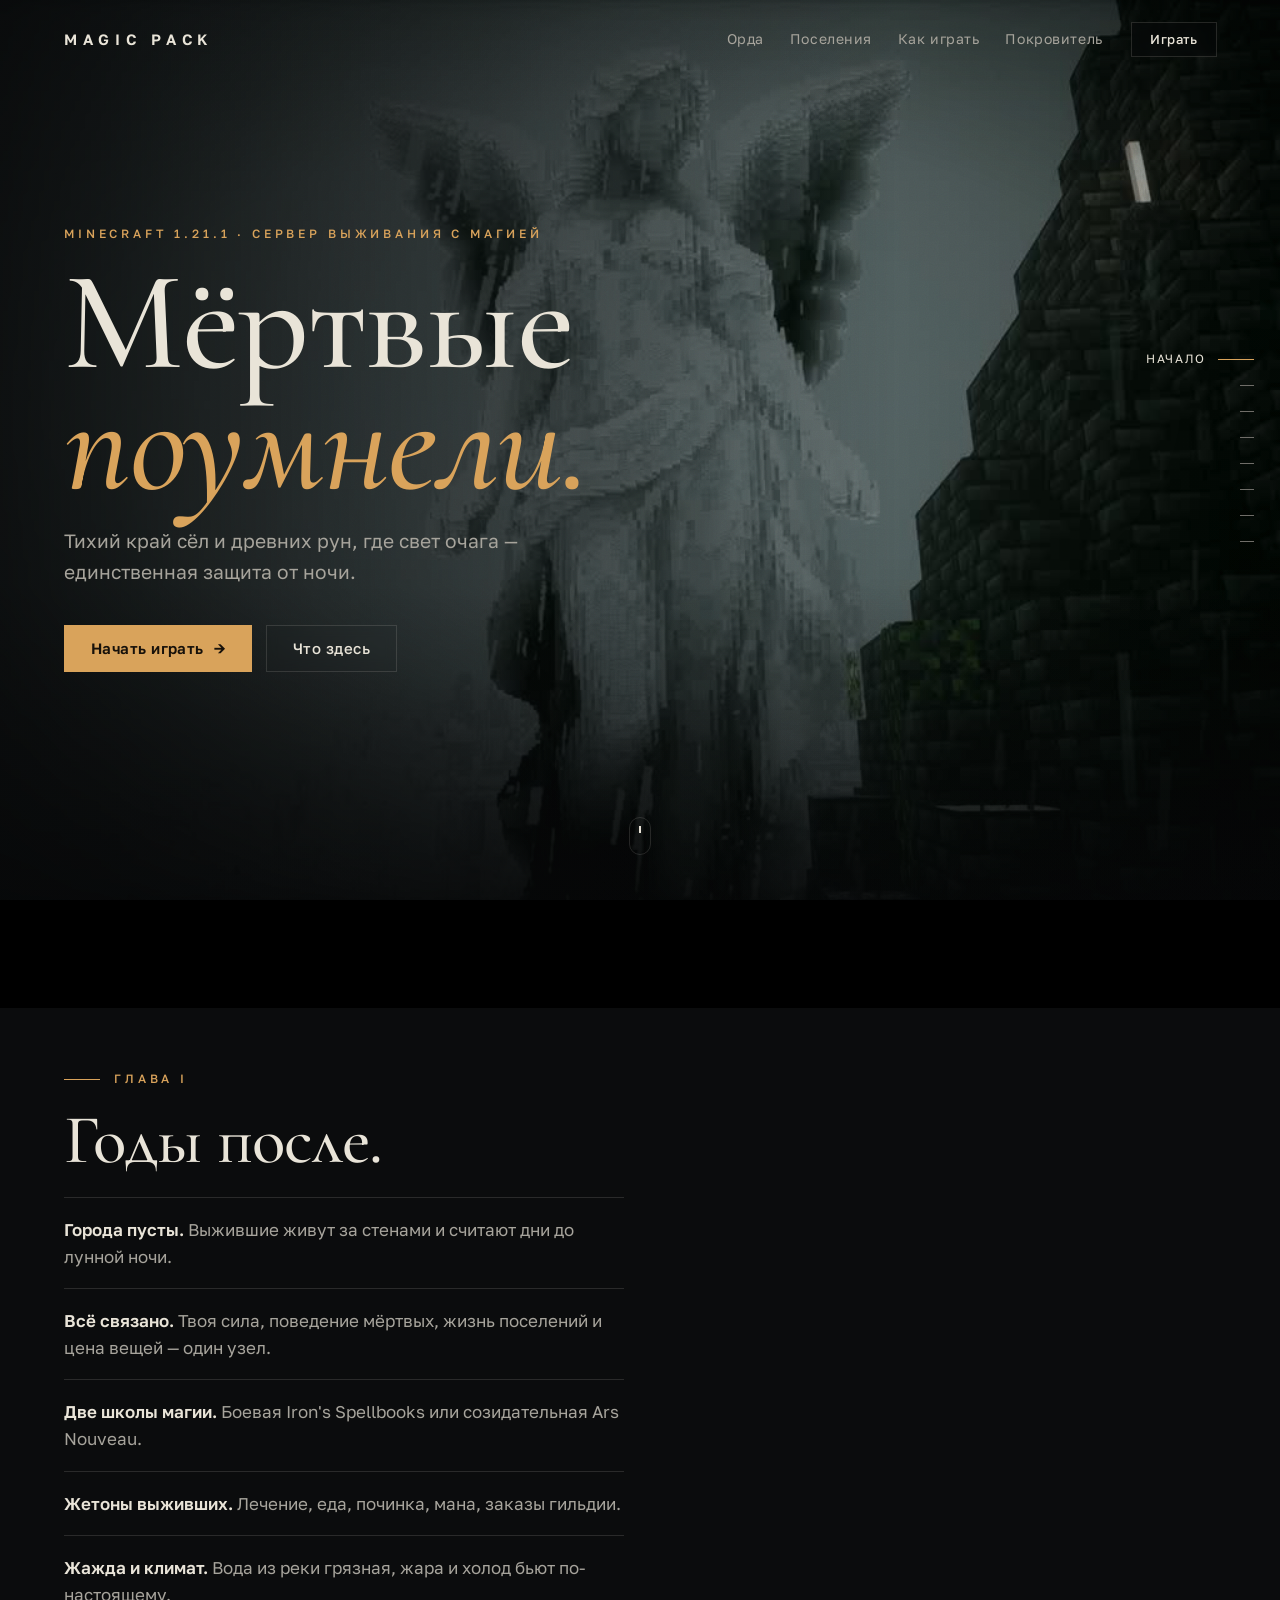
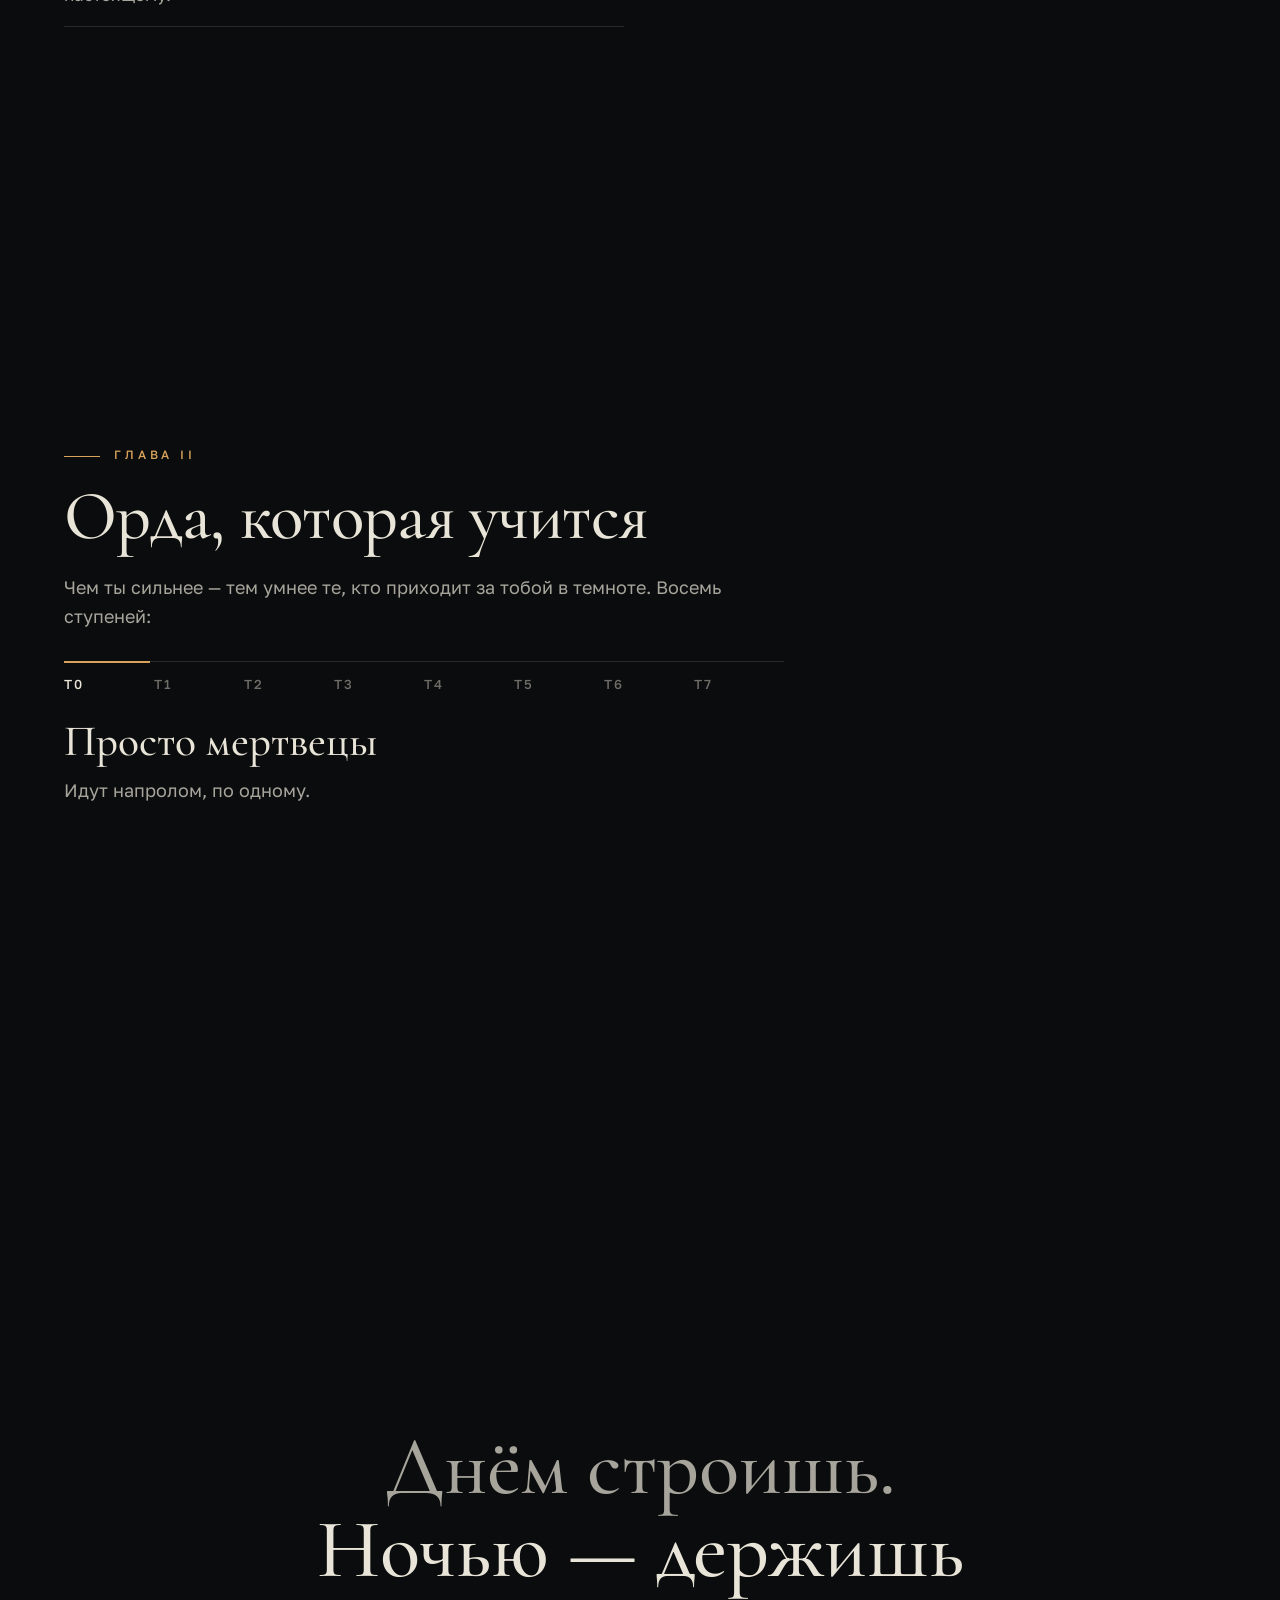
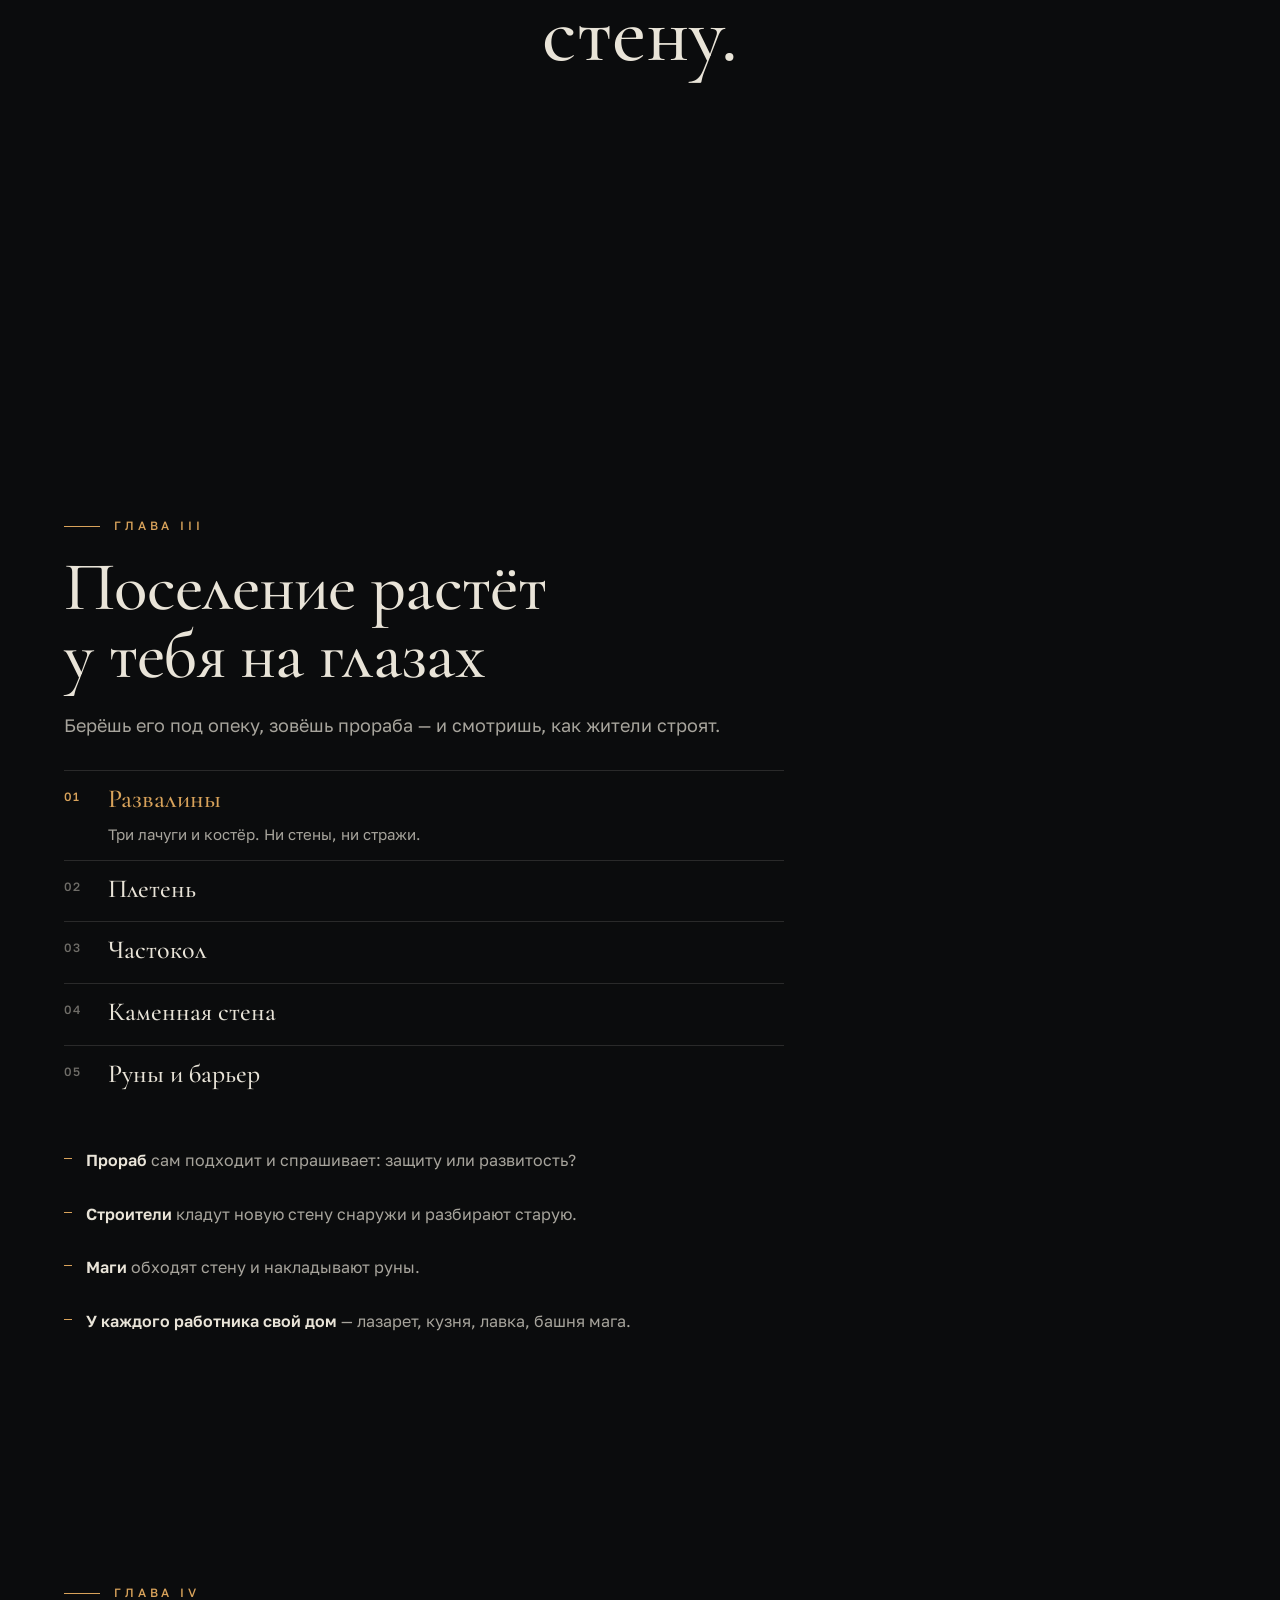
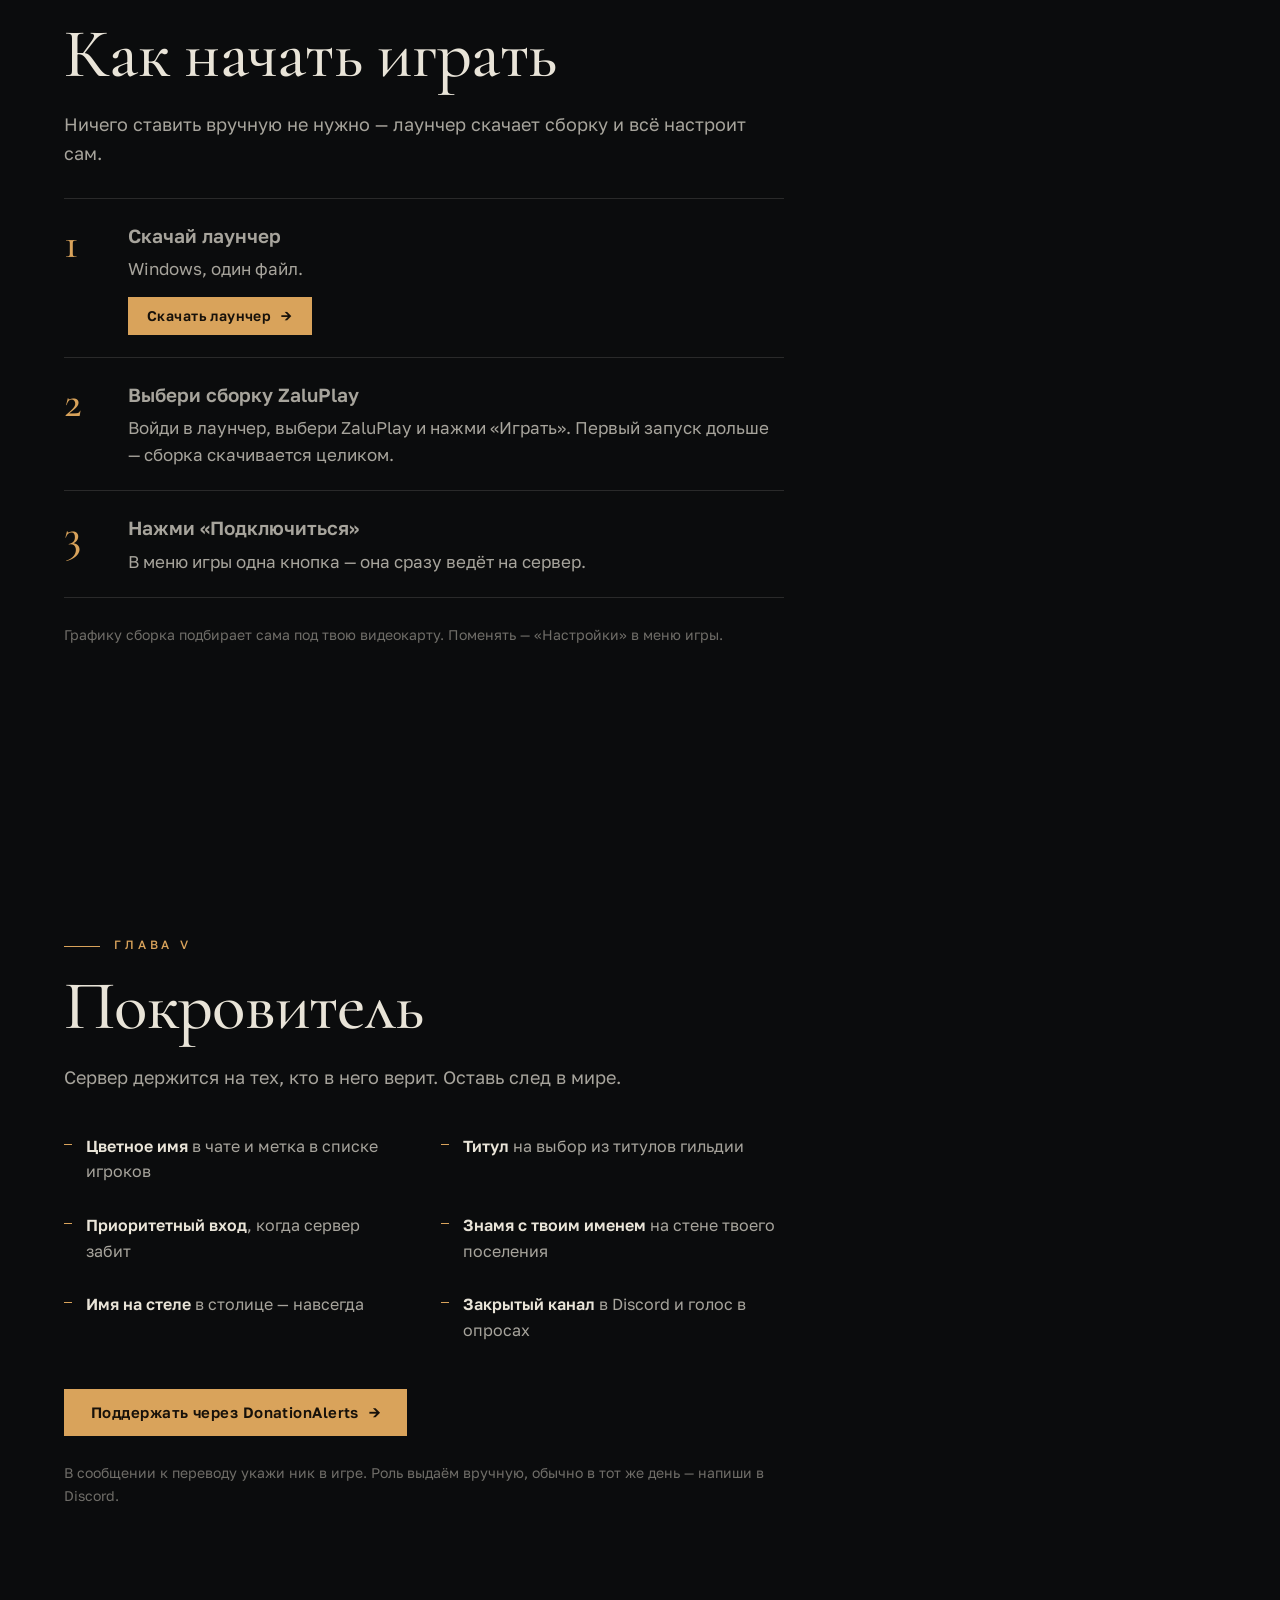
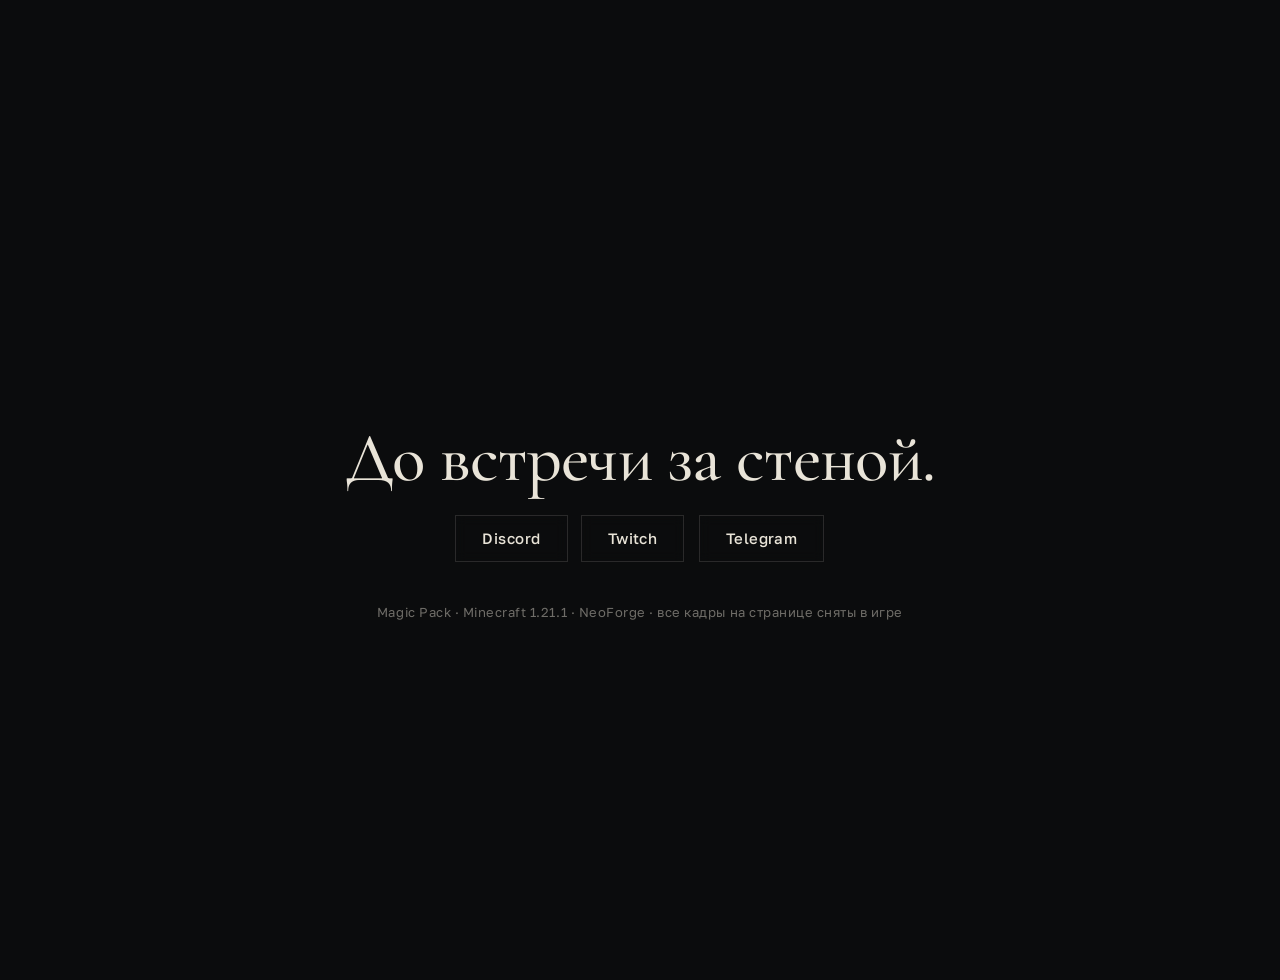
<file: index.html>
<!doctype html>
<html lang="ru">
<head>
<meta charset="utf-8">
<meta name="viewport" content="width=device-width, initial-scale=1, viewport-fit=cover">
<title>Magic Pack</title>
<meta name="description" content="Мрачный сервер выживания с магией на Minecraft 1.21.1. Мёртвые учатся, поселения растут на глазах, свет очага — единственная защита от ночи.">
<meta property="og:title" content="Magic Pack — сервер выживания 1.21.1">
<meta property="og:description" content="Мёртвые поумнели. Живые держатся за стенами.">
<meta property="og:type" content="website">
<meta property="og:url" content="https://golsik-web.github.io/magicpack/">
<meta property="og:image" content="https://golsik-web.github.io/magicpack/og.jpg">
<meta property="og:image:width" content="1200">
<meta property="og:image:height" content="630">
<meta name="twitter:card" content="summary_large_image">
<meta name="theme-color" content="#0b0c0d">
<link rel="icon" href="data:image/svg+xml,<svg xmlns='http://www.w3.org/2000/svg' viewBox='0 0 32 32'><rect width='32' height='32' fill='%230b0c0d'/><path d='M16 4v24M9 11l7 7 7-7' stroke='%23d9a35b' stroke-width='3' fill='none'/></svg>">
<link rel="preconnect" href="https://fonts.googleapis.com">
<link rel="preconnect" href="https://fonts.gstatic.com" crossorigin>
<link href="https://fonts.googleapis.com/css2?family=Cormorant+Garamond:ital,wght@0,500;0,600;1,500&family=Golos+Text:wght@400;500;600&display=swap" rel="stylesheet">
<link rel="preload" as="image" href="v/statue.jpg">
<link rel="stylesheet" href="css/site.css?v=20">
</head>
<body>
<!-- Фон — настоящие кадры из игры (Minecraft с шейдерами), отрендеренные заранее: страница ничего не считает сама. -->
<div class="stage" aria-hidden="true">
  <video class="layer" muted playsinline preload="none"></video>
  <video class="layer" muted playsinline preload="none"></video>
  <div class="shade"></div>
  <div class="grain"></div>
</div>
<div class="bars" aria-hidden="true"><i></i><i></i></div>

<header class="top">
  <a class="brand" href="#hero">MAGIC&nbsp;PACK</a>
  <nav class="links">
    <a href="#orda">Орда</a>
    <a href="#posel">Поселения</a>
    <a href="#start">Как играть</a>
    <a href="#donat">Покровитель</a>
  </nav>
  <a class="btn tiny" href="#start">Играть</a>
</header>

<nav class="pager" aria-label="Разделы"></nav>

<main>
  <section id="hero" data-clip="statue" data-name="Начало" class="hero">
    <div class="copy">
      <p class="kicker reveal">Minecraft 1.21.1 · сервер выживания с магией</p>
      <h1 class="reveal">Мёртвые<br><em>поумнели.</em></h1>
      <p class="lead reveal">Тихий край сёл и древних рун, где свет очага — единственная защита от ночи.</p>
      <div class="cta reveal">
        <a class="btn main" href="#start">Начать играть</a>
        <a class="btn ghost" href="#mir">Что здесь</a>
      </div>
    </div>
    <a class="down" href="#mir" aria-label="Дальше"><span></span></a>
  </section>

  <section id="mir" data-clip="wall" data-name="Мир">
    <div class="copy">
      <p class="chap reveal">Глава I</p>
      <h2 class="reveal">Годы после.</h2>
      <ul class="beats">
        <li class="reveal"><b>Города пусты.</b> Выжившие живут за стенами и считают дни до лунной ночи.</li>
        <li class="reveal"><b>Всё связано.</b> Твоя сила, поведение мёртвых, жизнь поселений и цена вещей — один узел.</li>
        <li class="reveal"><b>Две школы магии.</b> Боевая Iron's Spellbooks или созидательная Ars Nouveau.</li>
        <li class="reveal"><b>Жетоны выживших.</b> Лечение, еда, починка, мана, заказы гильдии.</li>
        <li class="reveal"><b>Жажда и климат.</b> Вода из реки грязная, жара и холод бьют по-настоящему.</li>
      </ul>
    </div>
  </section>

  <section id="orda" data-clip="forest" data-name="Орда">
    <div class="copy wide">
      <p class="chap reveal">Глава II</p>
      <h2 class="reveal">Орда, которая учится</h2>
      <p class="sub reveal">Чем ты сильнее — тем умнее те, кто приходит за тобой в темноте. Восемь ступеней:</p>
      <div class="tiers reveal" role="tablist" id="tiers"></div>
      <div class="tierbody" id="tierbody" aria-live="polite"></div>
    </div>
  </section>

  <section id="noch" data-clip="wallnight" data-name="Ночь" class="quote">
    <div class="copy center">
      <p class="big reveal">Днём строишь.<br>Ночью — держишь стену.</p>
    </div>
  </section>

  <section id="posel" data-clip="camp" data-name="Поселения">
    <div class="copy wide">
      <p class="chap reveal">Глава III</p>
      <h2 class="reveal">Поселение растёт у тебя на глазах</h2>
      <p class="sub reveal">Берёшь его под опеку, зовёшь прораба — и смотришь, как жители строят.</p>
      <ol class="stages reveal" id="stages"></ol>
      <ul class="facts">
        <li class="reveal"><b>Прораб</b> сам подходит и спрашивает: защиту или развитость?</li>
        <li class="reveal"><b>Строители</b> кладут новую стену снаружи и разбирают старую.</li>
        <li class="reveal"><b>Маги</b> обходят стену и накладывают руны.</li>
        <li class="reveal"><b>У каждого работника свой дом</b> — лазарет, кузня, лавка, башня мага.</li>
      </ul>
    </div>
  </section>

  <section id="start" data-clip="fog" data-name="Как играть">
    <div class="copy wide">
      <p class="chap reveal">Глава IV</p>
      <h2 class="reveal">Как начать играть</h2>
      <p class="sub reveal">Ничего ставить вручную не нужно — лаунчер скачает сборку и всё настроит сам.</p>
      <ol class="steps">
        <li class="reveal"><span class="n">1</span><div><b>Скачай лаунчер</b>Windows, один файл.
          <a class="btn main small" href="https://launcher.windlands.su/api/v1/file/win-x64-Windlands.exe" rel="noopener">Скачать лаунчер</a></div></li>
        <li class="reveal"><span class="n">2</span><div><b>Выбери сборку ZaluPlay</b>Войди в лаунчер, выбери ZaluPlay и нажми «Играть». Первый запуск дольше — сборка скачивается целиком.</div></li>
        <li class="reveal"><span class="n">3</span><div><b>Нажми «Подключиться»</b>В меню игры одна кнопка — она сразу ведёт на сервер.</div></li>
      </ol>
      <p class="note reveal">Графику сборка подбирает сама под твою видеокарту. Поменять — «Настройки» в меню игры.</p>
    </div>
  </section>

  <section id="donat" data-clip="bones" data-name="Покровитель">
    <div class="copy wide">
      <p class="chap reveal">Глава V</p>
      <h2 class="reveal">Покровитель</h2>
      <p class="sub reveal">Сервер держится на тех, кто в него верит. Оставь след в мире.</p>
      <ul class="facts two">
        <li class="reveal"><b>Цветное имя</b> в чате и метка в списке игроков</li>
        <li class="reveal"><b>Титул</b> на выбор из титулов гильдии</li>
        <li class="reveal"><b>Приоритетный вход</b>, когда сервер забит</li>
        <li class="reveal"><b>Знамя с твоим именем</b> на стене твоего поселения</li>
        <li class="reveal"><b>Имя на стеле</b> в столице — навсегда</li>
        <li class="reveal"><b>Закрытый канал</b> в Discord и голос в опросах</li>
      </ul>
      <a class="btn main reveal" id="donate" href="https://www.donationalerts.com/r/rain09k" target="_blank" rel="noopener">Поддержать через DonationAlerts</a>
      <p class="note reveal">В сообщении к переводу укажи ник в игре. Роль выдаём вручную, обычно в тот же день — напиши в Discord.</p>
    </div>
  </section>

  <section id="svyaz" data-clip="statue" data-name="Связь" class="end">
    <div class="copy center">
      <h2 class="reveal">До встречи за стеной.</h2>
      <div class="social reveal">
        <a class="btn ghost" href="https://discord.gg/gwExB8STq" target="_blank" rel="noopener">Discord</a>
        <a class="btn ghost" href="https://www.twitch.tv/rain09k" target="_blank" rel="noopener">Twitch</a>
        <a class="btn ghost" href="https://t.me/mouds9" target="_blank" rel="noopener">Telegram</a>
      </div>
      <p class="foot">Magic Pack · Minecraft 1.21.1 · NeoForge · все кадры на странице сняты в игре</p>
    </div>
  </section>
</main>

<script src="js/site.js?v=20" defer></script>
</body>
</html>
</file>
<file: css/site.css>
/* Magic Pack — кинематографичная страница: фон — заранее снятые кадры из игры, сверху тихая типографика. */
:root {
  --bone: #e9e4d8;
  --ash: #a7a49c;
  --dim: #6f6d68;
  --ember: #d9a35b;
  --ember-hot: #f0b96a;
  --ink: #0b0c0d;
  --line: rgba(233, 228, 216, .14);
  --serif: "Cormorant Garamond", Georgia, serif;
  --sans: "Golos Text", system-ui, sans-serif;
  --ease: cubic-bezier(.2, .7, .1, 1);
  --pad: clamp(20px, 5vw, 88px);
}
* { box-sizing: border-box; }
html { scroll-behavior: smooth; background: var(--ink); }
body {
  margin: 0; color: var(--bone); background: var(--ink);
  font: 400 17px/1.6 var(--sans); -webkit-font-smoothing: antialiased; overflow-x: hidden;
}
a { color: inherit; }
::selection { background: var(--ember); color: var(--ink); }

/* ---------------------------------------------------------------- фон */
.stage { position: fixed; inset: 0; z-index: 0; overflow: hidden; background: #0e1011 url("../v/statue.jpg") center/cover; }
.layer {
  position: absolute; inset: -2%; width: 104%; height: 104%; object-fit: cover;
  opacity: 0; transition: opacity 1.6s var(--ease), transform 14s linear;
  transform: scale(1.04); will-change: opacity;
}
.layer.on { opacity: 1; transform: scale(1); }
.shade {
  position: absolute; inset: 0; pointer-events: none;
  background:
    radial-gradient(ellipse 120% 90% at 50% 45%, transparent 35%, rgba(5, 6, 7, .75) 100%),
    linear-gradient(90deg, rgba(6, 7, 8, .82) 0%, rgba(6, 7, 8, .45) 38%, transparent 70%),
    linear-gradient(0deg, rgba(6, 7, 8, .7) 0%, transparent 35%);
}
body[data-align="center"] .shade { background:
    radial-gradient(ellipse 120% 90% at 50% 45%, rgba(6, 7, 8, .25) 20%, rgba(5, 6, 7, .8) 100%); }
.grain {
  position: absolute; inset: -50%; pointer-events: none; opacity: .09; mix-blend-mode: overlay;
  background-image: url("data:image/svg+xml,%3Csvg xmlns='http://www.w3.org/2000/svg' width='160' height='160'%3E%3Cfilter id='n'%3E%3CfeTurbulence type='fractalNoise' baseFrequency='.9' numOctaves='2' stitchTiles='stitch'/%3E%3C/filter%3E%3Crect width='100%25' height='100%25' filter='url(%23n)'/%3E%3C/svg%3E");
  animation: grain .9s steps(4) infinite;
}
@keyframes grain { 0% { transform: translate(0, 0) } 25% { transform: translate(-3%, 2%) } 50% { transform: translate(2%, -3%) } 75% { transform: translate(-2%, -1%) } }

/* кинорамка: полосы раскрываются на первом экране */
.bars i { position: fixed; left: 0; right: 0; height: 12vh; background: #000; z-index: 5; pointer-events: none;
  transition: transform 1.8s var(--ease) .2s; }
.bars i:first-child { top: 0; }
.bars i:last-child { bottom: 0; }
body.ready .bars i:first-child { transform: translateY(-100%); }
body.ready .bars i:last-child { transform: translateY(100%); }

/* ---------------------------------------------------------------- шапка */
.top {
  position: fixed; top: 0; left: 0; right: 0; z-index: 10; display: flex; align-items: center; gap: 28px;
  padding: 22px var(--pad); transition: background .4s, padding .4s;
}
.top.solid { background: linear-gradient(rgba(8, 9, 10, .85), rgba(8, 9, 10, 0)); padding-top: 14px; padding-bottom: 26px; }
.brand { font: 600 15px/1 var(--sans); letter-spacing: .38em; text-decoration: none; }
.links { display: flex; gap: 26px; margin-left: auto; }
.links a { text-decoration: none; font-size: 14px; color: var(--ash); letter-spacing: .04em; position: relative; transition: color .3s; }
.links a::after { content: ""; position: absolute; left: 0; right: 0; bottom: -6px; height: 1px; background: var(--ember);
  transform: scaleX(0); transform-origin: left; transition: transform .4s var(--ease); }
.links a:hover, .links a.on { color: var(--bone); }
.links a:hover::after, .links a.on::after { transform: scaleX(1); }

/* ---------------------------------------------------------------- кнопки */
.btn {
  display: inline-flex; align-items: center; gap: 10px; padding: 15px 26px; border: 1px solid var(--line);
  font: 500 15px/1 var(--sans); letter-spacing: .03em; text-decoration: none; color: var(--bone);
  background: rgba(10, 11, 12, .35); backdrop-filter: blur(6px); -webkit-backdrop-filter: blur(6px);
  transition: border-color .3s, background .3s, color .3s, transform .3s var(--ease);
}
.btn:hover { border-color: rgba(233, 228, 216, .45); transform: translateY(-2px); }
.btn.main { background: var(--ember); border-color: var(--ember); color: #17110a; font-weight: 600; }
.btn.main:hover { background: var(--ember-hot); border-color: var(--ember-hot); box-shadow: 0 10px 40px -10px rgba(217, 163, 91, .6); }
.btn.main::after { content: "→"; transition: transform .3s var(--ease); }
.btn.main:hover::after { transform: translateX(4px); }
.btn.ghost { background: transparent; }
.btn.small { padding: 11px 18px; font-size: 14px; margin-top: 14px; }
.btn.tiny { padding: 10px 18px; font-size: 13px; }

/* ---------------------------------------------------------------- разделы */
main { position: relative; z-index: 2; }
section { min-height: 100vh; min-height: 100svh; display: flex; align-items: center; padding: 120px var(--pad); position: relative; }
.copy { max-width: 560px; }
.copy.wide { max-width: 720px; }
.copy.center { margin: 0 auto; text-align: center; max-width: 820px; }
.kicker, .chap { font: 500 12px/1 var(--sans); letter-spacing: .32em; text-transform: uppercase; color: var(--ember); margin: 0 0 22px; }
.chap::before { content: ""; display: inline-block; width: 36px; height: 1px; background: var(--ember); vertical-align: middle; margin-right: 14px; }
h1, h2 { font-family: var(--serif); font-weight: 500; letter-spacing: -.01em; margin: 0 0 22px; text-wrap: balance; }
h1 { font-size: clamp(64px, 11vw, 168px); line-height: .86; }
h1 em, h2 em { font-style: italic; color: var(--ember); }
h2 { font-size: clamp(42px, 5.4vw, 80px); line-height: .98; }
.lead { font-size: clamp(18px, 1.5vw, 21px); color: var(--ash); max-width: 30em; margin: 0 0 38px; }
.sub { color: var(--ash); margin: 0 0 30px; font-size: 18px; }
.cta, .social { display: flex; gap: 14px; flex-wrap: wrap; }
.social { justify-content: center; margin: 10px 0 40px; }
.big { font: 500 clamp(40px, 6.5vw, 104px)/1 var(--serif); margin: 0; text-wrap: balance; }
.big::first-line { color: var(--ash); }
.foot { color: var(--dim); font-size: 13px; letter-spacing: .04em; }
.note { color: var(--dim); font-size: 14px; margin-top: 26px; }

.beats, .facts { list-style: none; padding: 0; margin: 0; }
.beats li { padding: 18px 0; border-top: 1px solid var(--line); color: var(--ash); }
.beats li:last-child { border-bottom: 1px solid var(--line); }
.beats b, .facts b { color: var(--bone); font-weight: 600; }
.facts { display: grid; gap: 4px 34px; margin-top: 30px; }
.facts.two { grid-template-columns: 1fr 1fr; margin: 0 0 34px; }
.facts li { padding: 12px 0 12px 22px; position: relative; color: var(--ash); font-size: 16px; }
.facts li::before { content: ""; position: absolute; left: 0; top: 22px; width: 8px; height: 1px; background: var(--ember); }

/* стрелка вниз */
.down { position: absolute; left: 50%; bottom: 5vh; width: 22px; height: 38px; border: 1px solid var(--line); border-radius: 12px; transform: translateX(-50%); }
.down span { position: absolute; left: 50%; top: 8px; width: 2px; height: 7px; margin-left: -1px; background: var(--bone); animation: wheel 2.2s var(--ease) infinite; }
@keyframes wheel { 0% { opacity: 0; transform: translateY(0) } 30% { opacity: 1 } 80% { opacity: 0; transform: translateY(12px) } 100% { opacity: 0 } }

/* ---------------------------------------------------------------- ступени орды */
.tiers { display: grid; grid-template-columns: repeat(8, 1fr); gap: 0; margin: 6px 0 0; border-top: 1px solid var(--line); position: relative; }
.tiers button {
  appearance: none; background: none; border: 0; color: var(--dim); cursor: pointer; padding: 16px 0 10px; text-align: left;
  font: 500 13px/1 var(--sans); letter-spacing: .12em; transition: color .3s; position: relative;
}
.tiers button::before { content: ""; position: absolute; left: 0; right: 4px; top: -1px; height: 2px; background: var(--ember);
  transform: scaleX(0); transform-origin: left; transition: transform .5s var(--ease); }
.tiers button:hover { color: var(--ash); }
.tiers button.on { color: var(--bone); }
.tiers button.on::before { transform: scaleX(1); }
.tiers button.done::before { transform: scaleX(1); background: rgba(217, 163, 91, .35); }
.tierbody { min-height: 150px; padding-top: 18px; }
.tierbody b { display: block; font: 500 clamp(30px, 3.4vw, 46px)/1.05 var(--serif); margin-bottom: 12px; }
.tierbody span { color: var(--ash); font-size: 18px; }
.tierbody i { font-style: normal; display: inline-block; opacity: 0; transform: translateY(.4em); filter: blur(4px);
  animation: word .7s var(--ease) forwards; animation-delay: var(--d); }
@keyframes word { to { opacity: 1; transform: none; filter: none; } }

/* ---------------------------------------------------------------- этапы поселения */
.stages { list-style: none; padding: 0; margin: 0; counter-reset: s; }
.stages li { display: grid; grid-template-columns: 44px 1fr; gap: 4px 0; padding: 14px 0; border-top: 1px solid var(--line); cursor: default; }
.stages li::before { counter-increment: s; content: "0" counter(s); font: 500 12px/2 var(--sans); color: var(--dim); letter-spacing: .1em; grid-row: span 2; }
.stages b { font: 500 26px/1.1 var(--serif); }
.stages span { color: var(--dim); font-size: 15px; max-height: 0; overflow: hidden; opacity: 0; transition: max-height .6s var(--ease), opacity .4s, margin .4s; }
.stages li.on b { color: var(--ember); }
.stages li.on span { max-height: 4em; opacity: 1; margin-top: 4px; color: var(--ash); }
.stages li.on::before { color: var(--ember); }

/* ---------------------------------------------------------------- шаги */
.steps { list-style: none; padding: 0; margin: 0; }
.steps li { display: grid; grid-template-columns: 64px 1fr; padding: 22px 0; border-top: 1px solid var(--line); }
.steps li:last-child { border-bottom: 1px solid var(--line); }
.steps .n { font: 500 44px/1 var(--serif); color: var(--ember); }
.steps b { display: block; font-size: 19px; font-weight: 600; margin-bottom: 4px; }
.steps div { color: var(--ash); }

/* ---------------------------------------------------------------- указатель справа */
.pager { position: fixed; right: 26px; top: 50%; transform: translateY(-50%); z-index: 9; display: flex; flex-direction: column; gap: 4px; }
.pager a { display: flex; align-items: center; justify-content: flex-end; gap: 12px; height: 22px; text-decoration: none; }
.pager i { width: 14px; height: 1px; background: var(--dim); transition: width .4s var(--ease), background .3s; }
.pager span { font-size: 12px; letter-spacing: .14em; text-transform: uppercase; color: var(--bone); opacity: 0; transform: translateX(6px); transition: opacity .3s, transform .3s var(--ease); }
.pager a:hover span, .pager a.on span { opacity: 1; transform: none; }
.pager a.on i { width: 36px; background: var(--ember); }

/* ---------------------------------------------------------------- проявление */
.reveal { opacity: 0; transform: translateY(26px); transition: opacity 1.1s var(--ease), transform 1.1s var(--ease); transition-delay: calc(var(--i, 0) * 90ms); }
.in .reveal { opacity: 1; transform: none; }

/* ---------------------------------------------------------------- телефон */
@media (max-width: 860px) {
  body { font-size: 16px; }
  .links, .pager { display: none; }
  .top { padding: 16px 20px; justify-content: space-between; }
  .brand { letter-spacing: .28em; font-size: 13px; }
  section { padding: 100px 20px 80px; align-items: flex-end; }
  .copy, .copy.wide { max-width: none; }
  .shade { background: linear-gradient(0deg, rgba(6, 7, 8, .92) 0%, rgba(6, 7, 8, .55) 55%, rgba(6, 7, 8, .25) 100%); }
  .tiers { grid-template-columns: repeat(4, 1fr); }
  .facts.two { grid-template-columns: 1fr; }
  .bars i { height: 7vh; }
  .quote, .end { align-items: center; }
}
@media (prefers-reduced-motion: reduce) {
  html { scroll-behavior: auto; }
  .reveal, .layer, .bars i { transition: none !important; }
  .grain, .down span { animation: none; }
}
.steps div .btn { display: flex; width: max-content; }
</file>
